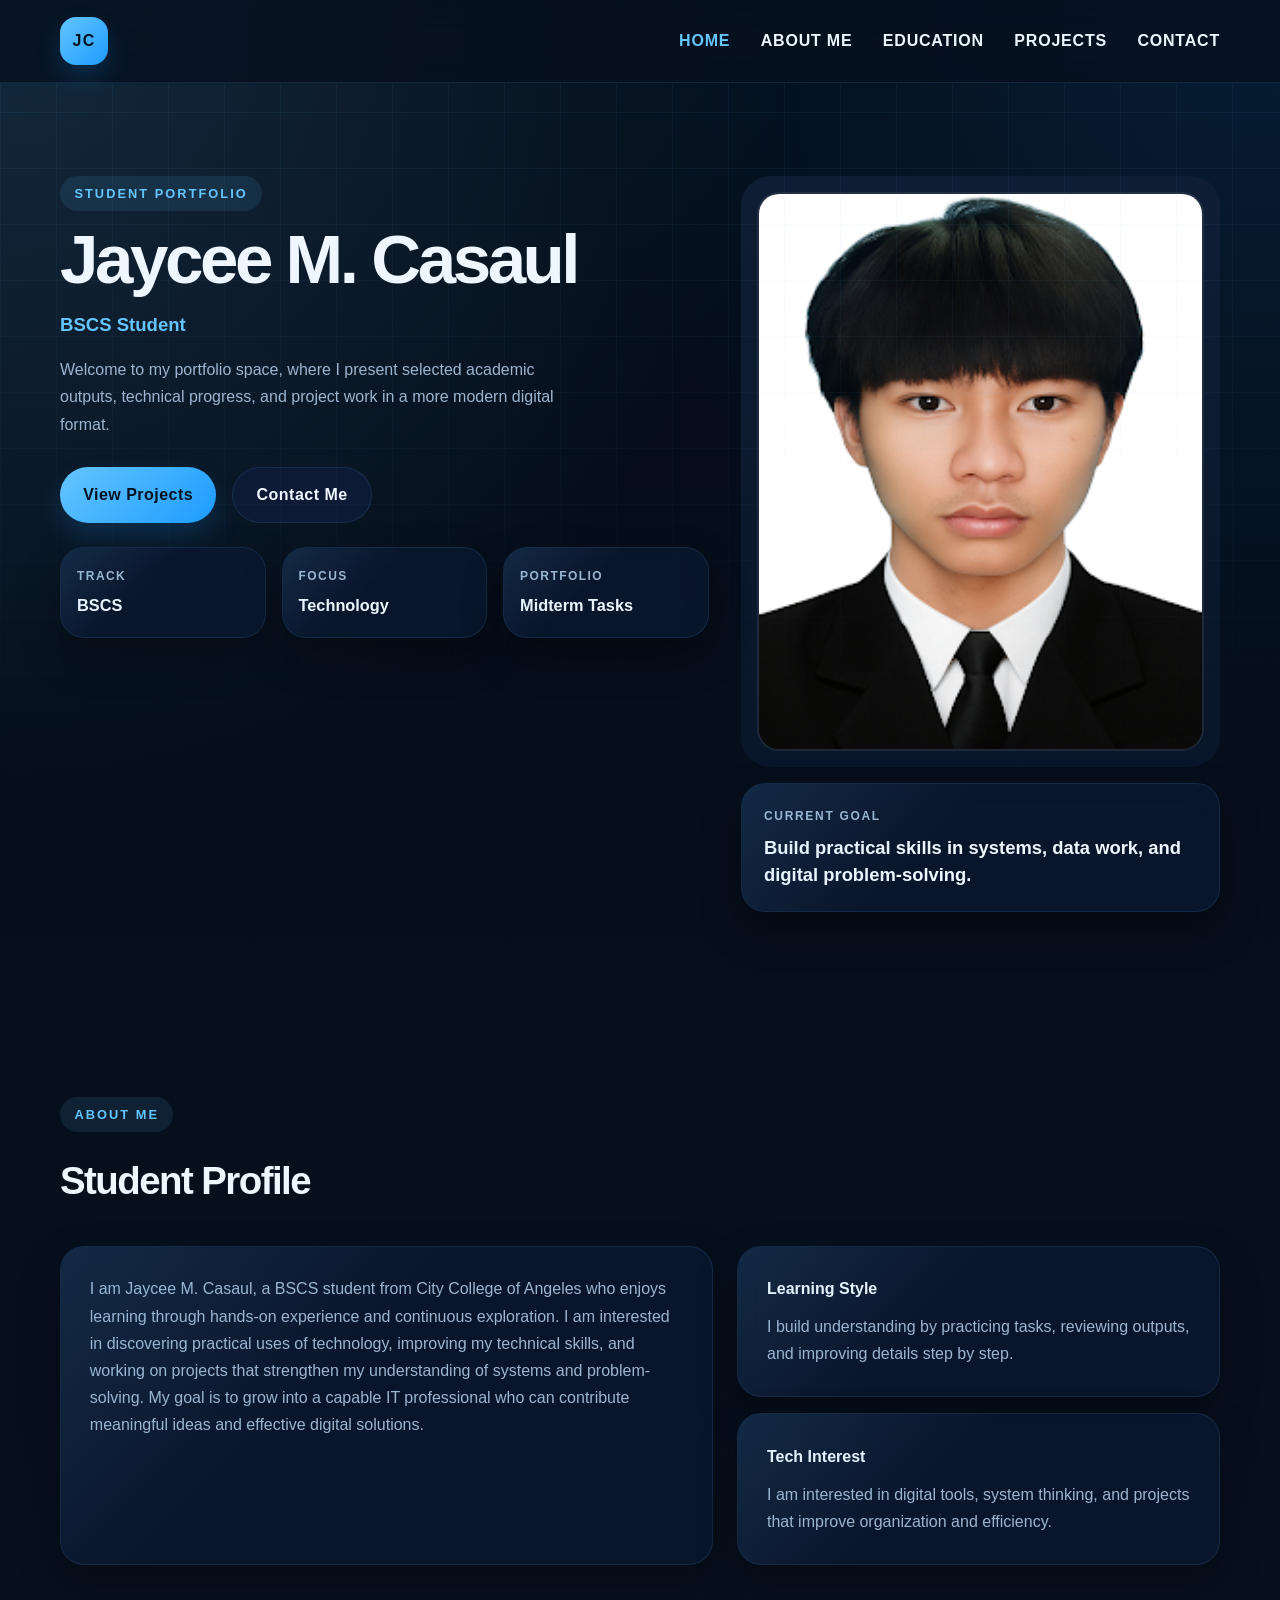
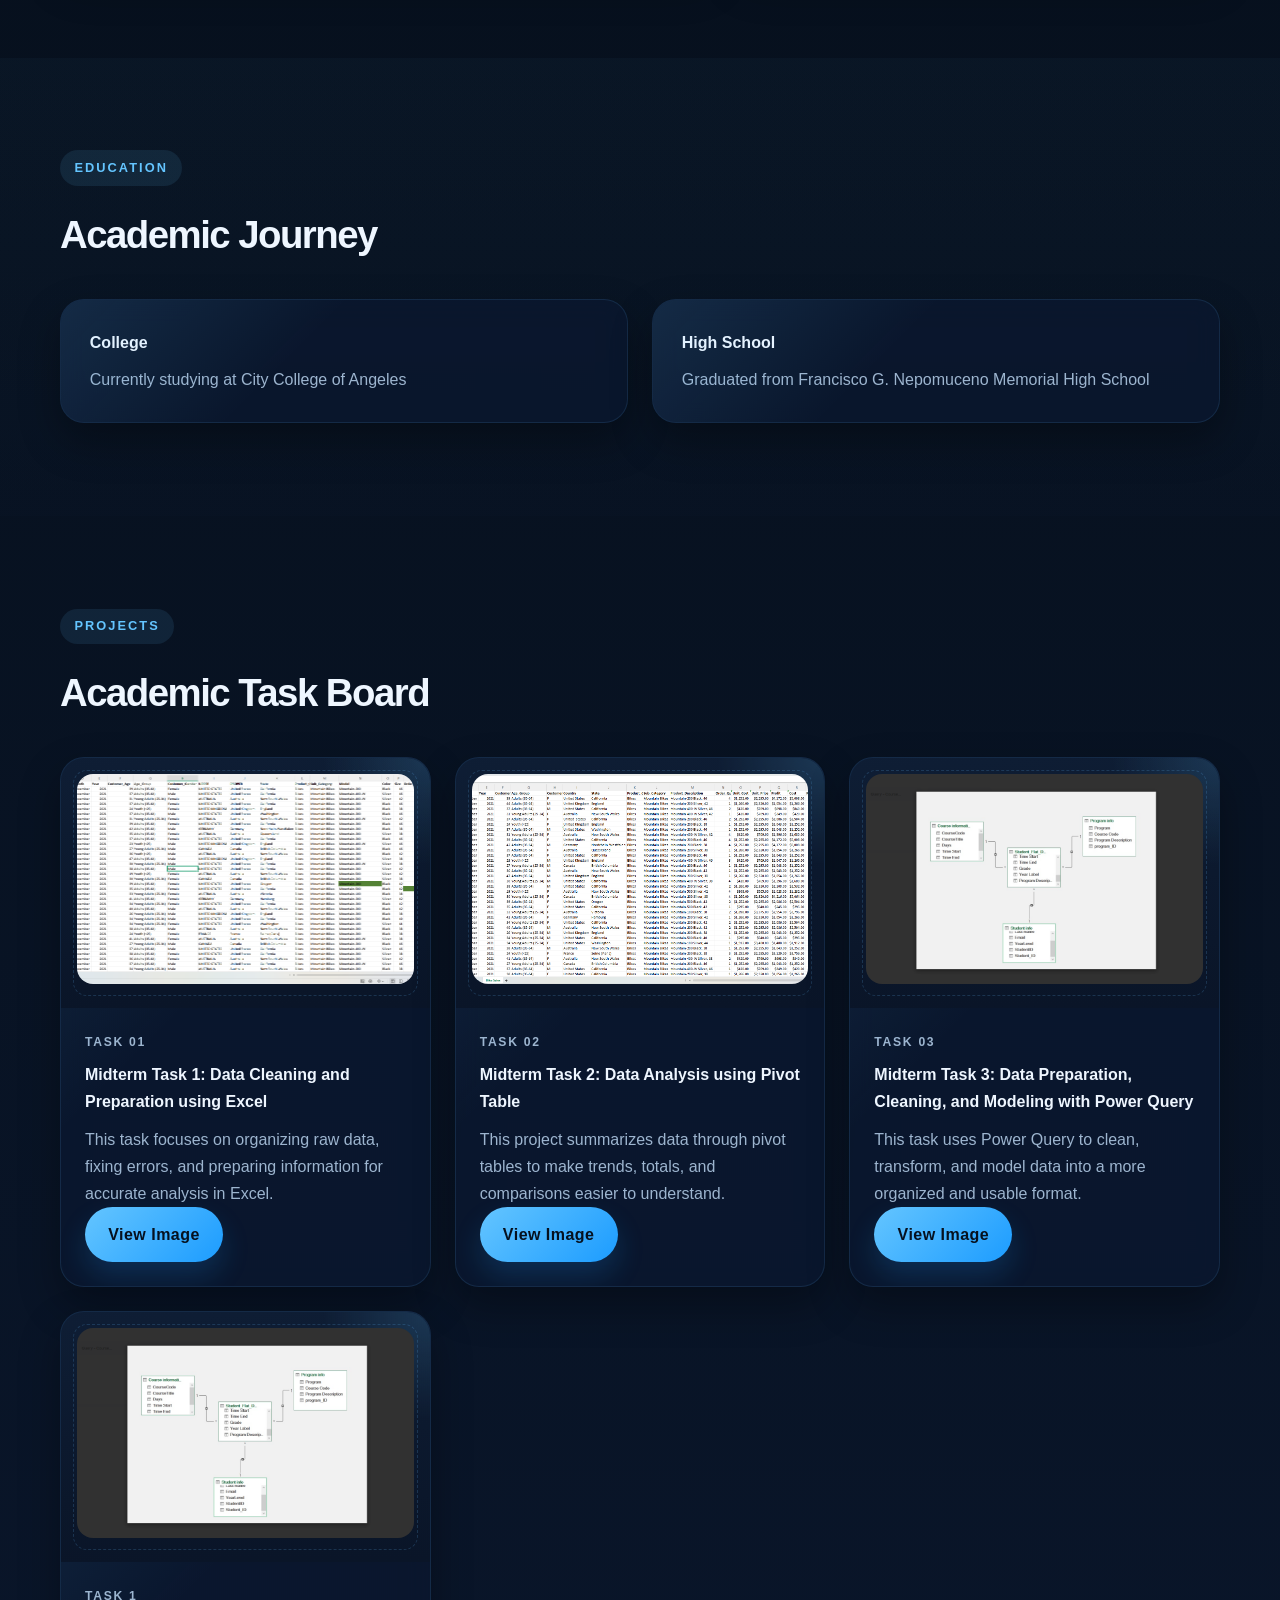
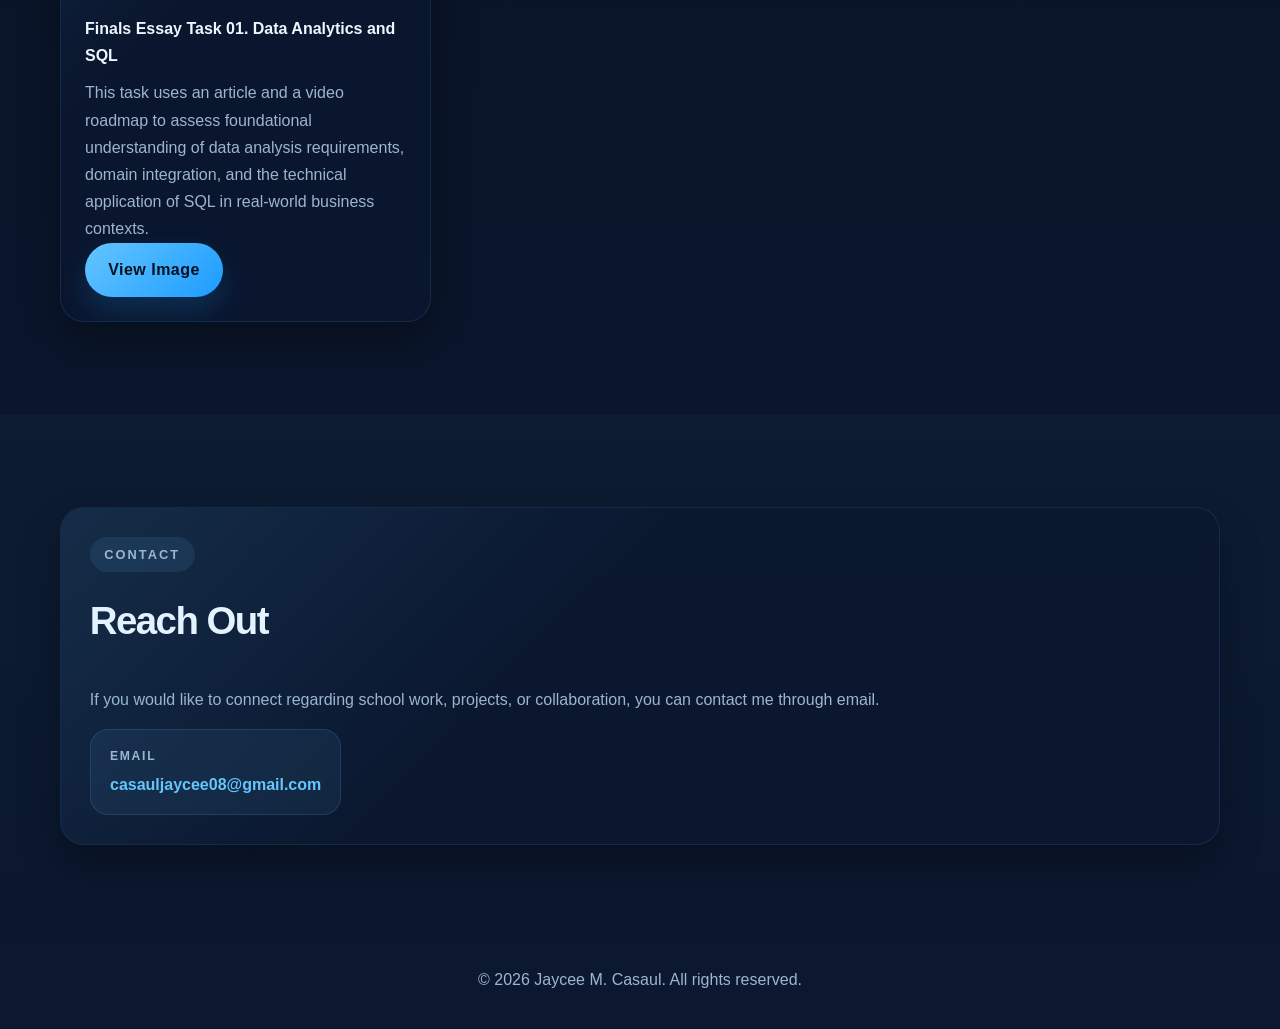
<file: index.html>
<!DOCTYPE html>
<html lang="en">
<head>
  <meta charset="UTF-8">
  <meta name="viewport" content="width=device-width, initial-scale=1.0">
  <title>Jaycee M. Casaul | Student Portfolio</title>
  <link rel="stylesheet" href="style.css">
</head>
<body>
  <header class="site-header">
    <nav class="navbar container">
      <a href="#home" class="brand-mark">JC</a>
      <button class="nav-toggle" id="navToggle" aria-label="Toggle navigation menu" aria-expanded="false">
        <span></span>
        <span></span>
        <span></span>
      </button>

      <ul class="nav-links" id="navMenu">
        <li><a href="#home">Home</a></li>
        <li><a href="#about">About Me</a></li>
        <li><a href="#education">Education</a></li>
        <li><a href="#projects">Projects</a></li>
        <li><a href="#contact">Contact</a></li>
      </ul>
    </nav>
  </header>

  <main>
    <section id="home" class="hero">
      <div class="container hero-content">
        <div class="hero-text">
          <p class="hero-label">Student Portfolio</p>
          <h1>Jaycee M. Casaul</h1>
          <p class="subtitle">BSCS Student</p>
          <p class="welcome-message">
            Welcome to my portfolio space, where I present selected academic outputs, technical progress, and project work in a more modern digital format.
          </p>
          <div class="hero-actions">
            <a href="#projects" class="btn btn-primary">View Projects</a>
            <a href="#contact" class="btn btn-secondary">Contact Me</a>
          </div>
          <div class="hero-metrics">
            <article class="metric-card">
              <span class="metric-label">Track</span>
              <strong>BSCS</strong>
            </article>
            <article class="metric-card">
              <span class="metric-label">Focus</span>
              <strong>Technology</strong>
            </article>
            <article class="metric-card">
              <span class="metric-label">Portfolio</span>
              <strong>Midterm Tasks</strong>
            </article>
          </div>
        </div>

        <div class="hero-side">
          <div class="hero-photo-card">
            <img
              src="GAYSS.jpg"
              alt="Portrait of Jaycee M. Casaul"
              class="hero-photo"
            >
          </div>
          <div class="signal-card">
            <p class="signal-label">Current Goal</p>
            <h2>Build practical skills in systems, data work, and digital problem-solving.</h2>
          </div>
        </div>
      </div>
    </section>

    <section id="about" class="section">
      <div class="container">
        <div class="section-heading">
          <p class="section-tag">About Me</p>
          <h2>Student Profile</h2>
        </div>
        <div class="about-layout">
          <div class="content-panel">
            <p>
            I am Jaycee M. Casaul, a BSCS student from City College of Angeles who enjoys learning through hands-on experience and continuous exploration. I am interested in discovering practical uses of technology, improving my technical skills, and working on projects that strengthen my understanding of systems and problem-solving. My goal is to grow into a capable IT professional who can contribute meaningful ideas and effective digital solutions.
            </p>
          </div>
          <div class="focus-grid">
            <article class="focus-card">
              <h3>Learning Style</h3>
              <p>I build understanding by practicing tasks, reviewing outputs, and improving details step by step.</p>
            </article>
            <article class="focus-card">
              <h3>Tech Interest</h3>
              <p>I am interested in digital tools, system thinking, and projects that improve organization and efficiency.</p>
            </article>
          </div>
        </div>
      </div>
    </section>

    <section id="education" class="section section-alt">
      <div class="container">
        <div class="section-heading">
          <p class="section-tag">Education</p>
          <h2>Academic Journey</h2>
        </div>
        <div class="timeline">
          <article class="timeline-card">
            <h3>College</h3>
            <p>Currently studying at City College of Angeles</p>
          </article>

          <article class="timeline-card">
            <h3>High School</h3>
            <p>Graduated from Francisco G. Nepomuceno Memorial High School</p>
          </article>
        </div>
      </div>
    </section>

    <section id="projects" class="section">
      <div class="container">
        <div class="section-heading">
          <p class="section-tag">Projects</p>
          <h2>Academic Task Board</h2>
        </div>
        <div class="projects-grid">
          <article class="project-card">
            <div class="project-image">
              <img src="images/MidtermTask1.png" alt="Midterm Task 1 Screenshot" class="project-real-image">
            </div>
            <div class="project-content">
              <p class="project-kicker">Task 01</p>
              <h4>Midterm Task 1: Data Cleaning and Preparation using Excel</h4>
              <p>This task focuses on organizing raw data, fixing errors, and preparing information for accurate analysis in Excel.</p>
              <a class="btn btn-card" href="task1.html">View Image</a>
            </div>
          </article>

          <article class="project-card">
            <div class="project-image">
              <img src="images/MidtermTask2.png" alt="Midterm Task 2 Screenshot" class="project-real-image">
            </div>
            <div class="project-content">
              <p class="project-kicker">Task 02</p>
              <h4>Midterm Task 2: Data Analysis using Pivot Table</h4>
              <p>This project summarizes data through pivot tables to make trends, totals, and comparisons easier to understand.</p>
              <a class="btn btn-card" href="task2.html">View Image</a>
            </div>
          </article>

          <article class="project-card">
            <div class="project-image">
              <img src="images/MidtermTask3.png" alt="Midterm Task 3 Screenshot" class="project-real-image">
            </div>
            <div class="project-content">
              <p class="project-kicker">Task 03</p>
              <h4>Midterm Task 3: Data Preparation, Cleaning, and Modeling with Power Query</h4>
              <p>This task uses Power Query to clean, transform, and model data into a more organized and usable format.</p>
              <a class="btn btn-card" href="task3.html">View Image</a>
            </div>
          </article>

           <article class="project-card">
            <div class="project-image">
              <img src="images/MidtermTask3.png" alt="Midterm Task 3 Screenshot" class="project-real-image">
            </div>
            <div class="project-content">
              <p class="project-kicker">Task 1</p>
              <h4>Finals Essay Task 01. Data Analytics and SQL </h4>
              <p>This task uses an article and a video roadmap to assess foundational understanding of data analysis requirements, domain integration, and the technical application of SQL in real-world business contexts.</p>
              <a class="btn btn-card" href="task3.html">View Image</a>
            </div>
          </article>
          
        </div>
      </div>
    </section>

    <section id="contact" class="section section-alt">
      <div class="container contact-layout">
        <div class="contact-copy">
          <div class="section-heading">
            <p class="section-tag">Contact</p>
            <h2>Reach Out</h2>
          </div>
          <p>If you would like to connect regarding school work, projects, or collaboration, you can contact me through email.</p>
          <div class="contact-pill">
            <span>Email</span>
            <strong>casauljaycee08@gmail.com</strong>
          </div>
        </div>
      </div>
    </section>
  </main>

  <footer class="site-footer">
    <div class="container">
      <p>&copy; <span id="year"></span> Jaycee M. Casaul. All rights reserved.</p>
    </div>
  </footer>

  <script src="script.js"></script>
</body>
</html>
</file>
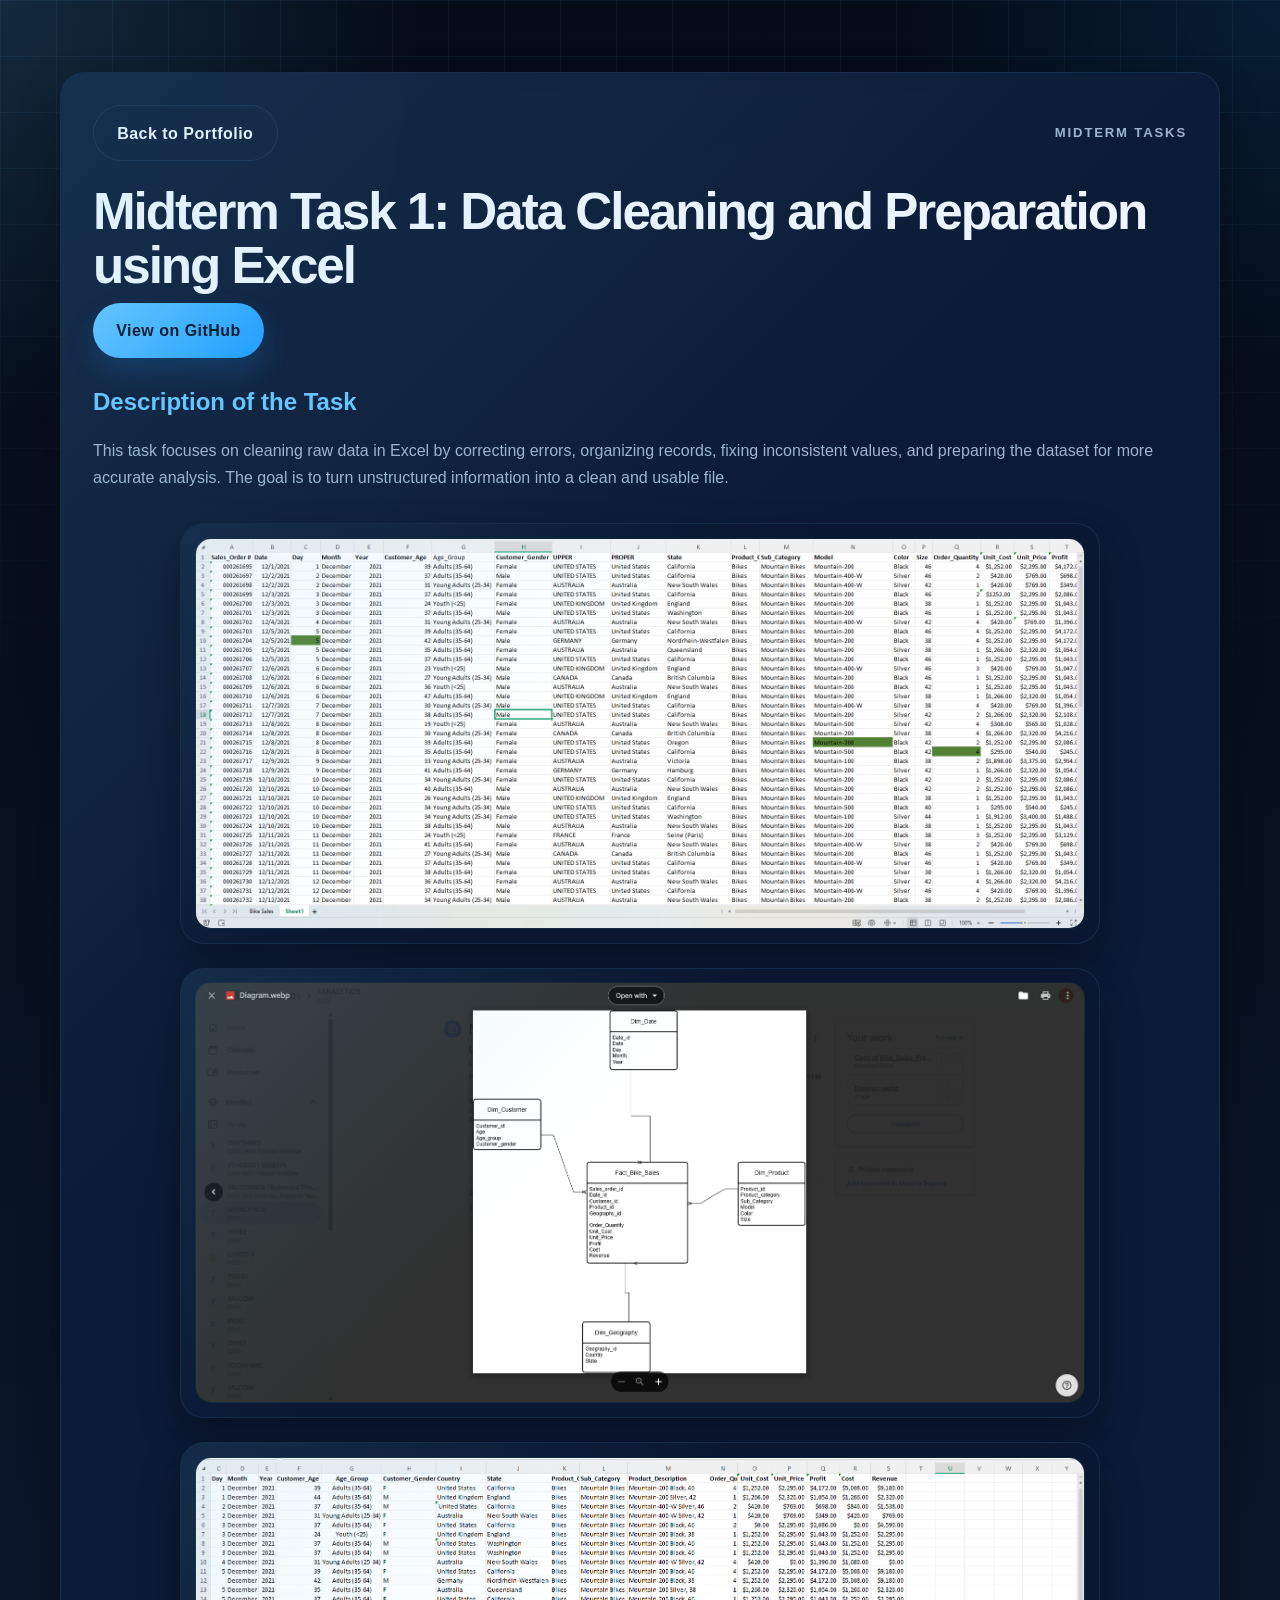
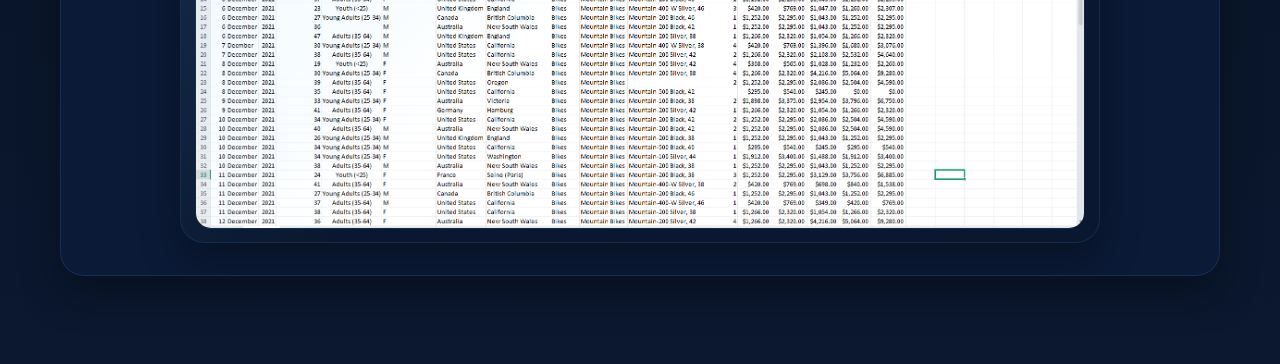
<file: task1.html>
<!DOCTYPE html>
<html lang="en">
<head>
  <meta charset="UTF-8">
  <meta name="viewport" content="width=device-width, initial-scale=1.0">
  <title>Midterm Task 1 | Jaycee M. Casaul</title>
  <link rel="stylesheet" href="style.css">
</head>
<body class="task-page">
  <main class="task-main">
    <div class="container">
      <section class="task-shell">
        <div class="task-topbar">
          <a href="index.html#projects" class="btn btn-secondary">Back to Portfolio</a>
          <p class="task-subtitle">Midterm Tasks</p>
        </div>

        <h1 class="task-title">Midterm Task 1: Data Cleaning and Preparation using Excel</h1>
        <div class="task-actions">
          <a class="btn btn-card" href="https://github.com/usoftt/JCASAUL-PORTFOLIO" target="_blank" rel="noopener noreferrer">
            View on GitHub
          </a>
        </div>

        <div class="task-description">
          <h2>Description of the Task</h2>
          <p>
            This task focuses on cleaning raw data in Excel by correcting errors, organizing records,
            fixing inconsistent values, and preparing the dataset for more accurate analysis. The goal is
            to turn unstructured information into a clean and usable file.
          </p>
        </div>

        <div class="task-gallery">
          <div class="task-gallery-grid">
            <figure class="task-image-frame">
              <img src="images/MidtermTask1.png" alt="Midterm Task 1 screenshot 1">
            </figure>
            <figure class="task-image-frame">
              <img src="images/MidtermTask1(1).png" alt="Midterm Task 1 screenshot 2">
            </figure>
            <figure class="task-image-frame">
              <img src="images/MidtermTask1(2).png" alt="Midterm Task 1 screenshot 3">
            </figure>
          </div>
        </div>
      </section>
    </div>
  </main>
</body>
</html>
</file>
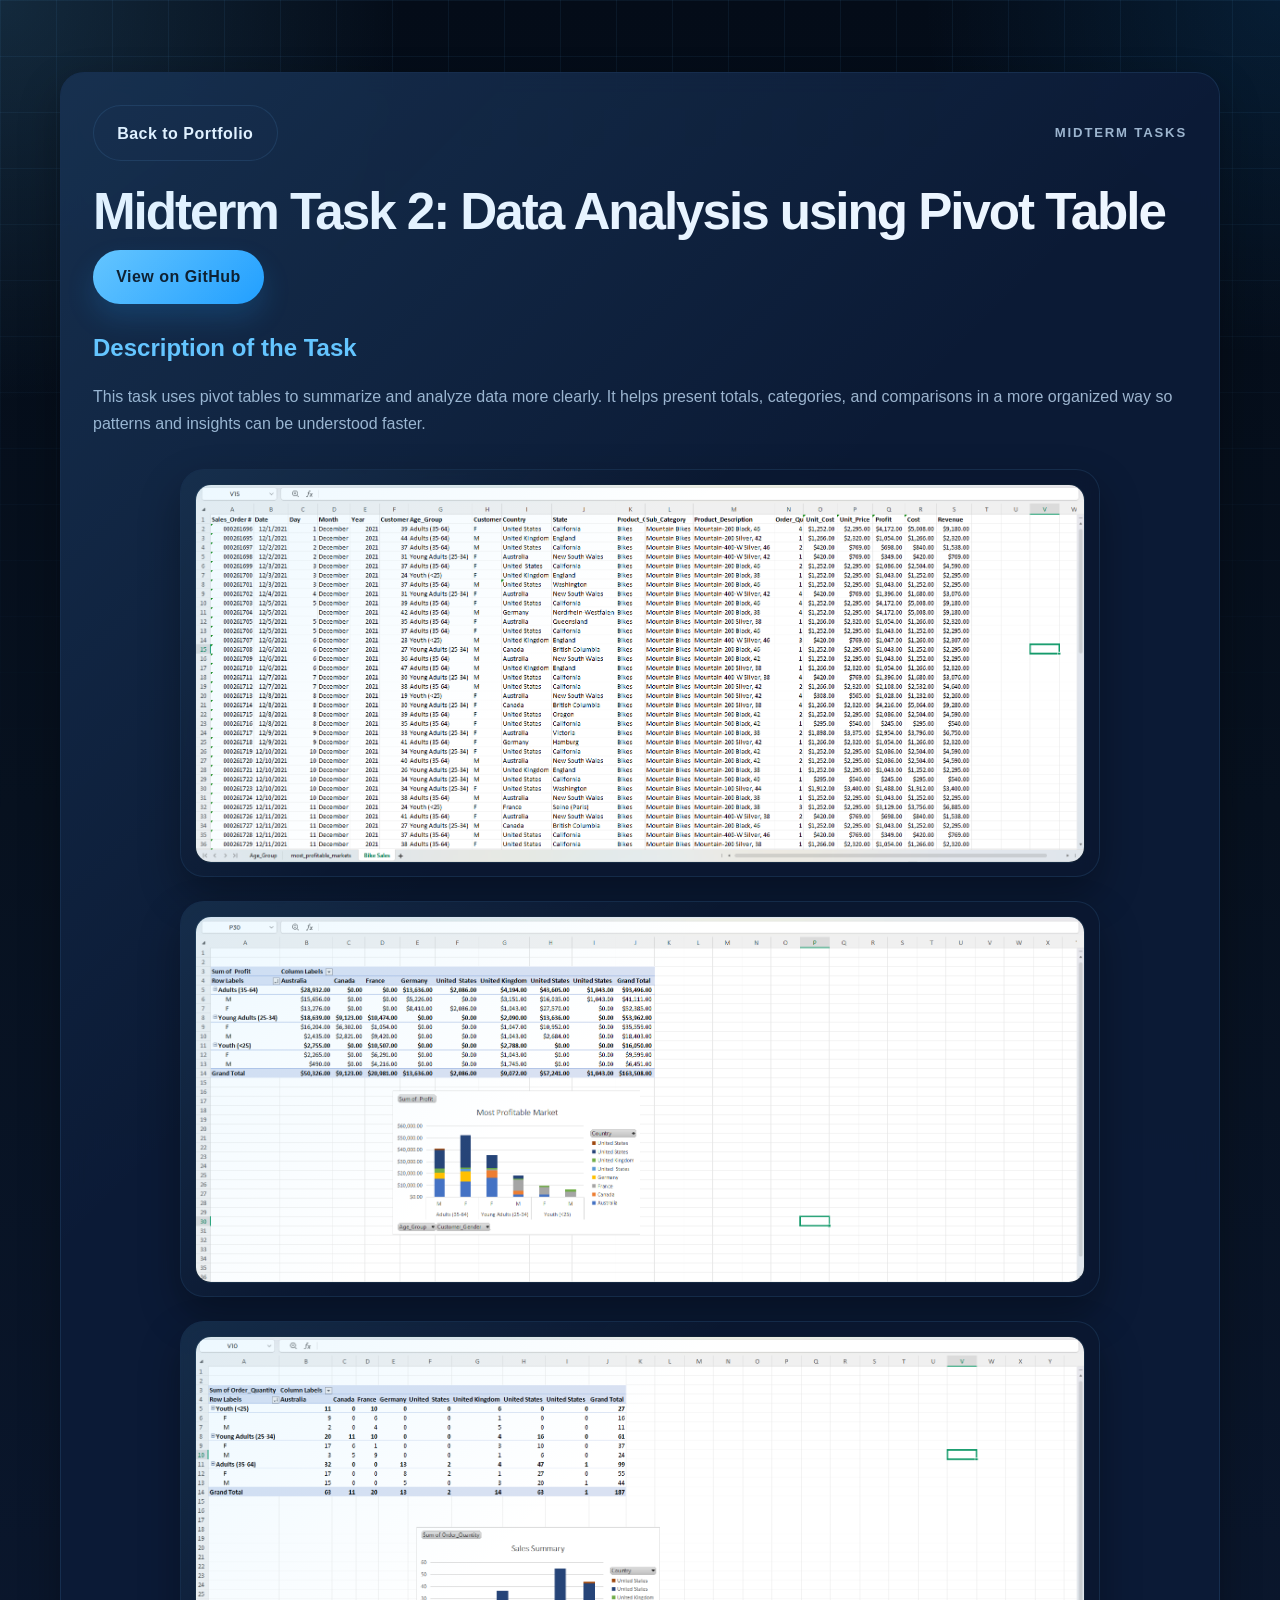
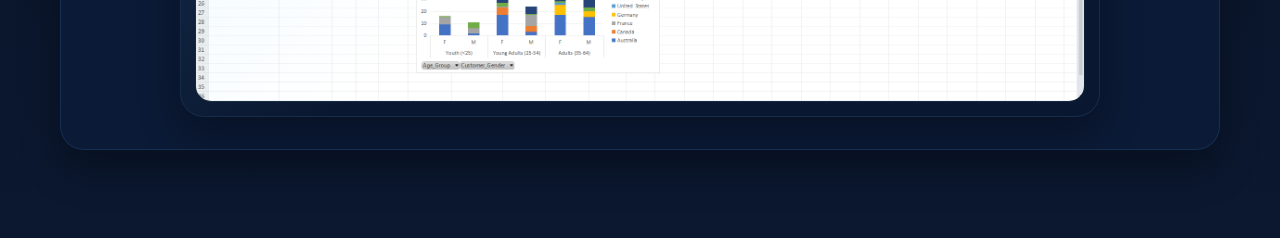
<file: task2.html>
<!DOCTYPE html>
<html lang="en">
<head>
  <meta charset="UTF-8">
  <meta name="viewport" content="width=device-width, initial-scale=1.0">
  <title>Midterm Task 2 | Jaycee M. Casaul</title>
  <link rel="stylesheet" href="style.css">
</head>
<body class="task-page">
  <main class="task-main">
    <div class="container">
      <section class="task-shell">
        <div class="task-topbar">
          <a href="index.html#projects" class="btn btn-secondary">Back to Portfolio</a>
          <p class="task-subtitle">Midterm Tasks</p>
        </div>

        <h1 class="task-title">Midterm Task 2: Data Analysis using Pivot Table</h1>
        <div class="task-actions">
          <a class="btn btn-card" href="https://github.com/usoftt/JCASAUL-PORTFOLIO" target="_blank" rel="noopener noreferrer">
            View on GitHub
          </a>
        </div>

        <div class="task-description">
          <h2>Description of the Task</h2>
          <p>
            This task uses pivot tables to summarize and analyze data more clearly. It helps present totals,
            categories, and comparisons in a more organized way so patterns and insights can be understood faster.
          </p>
        </div>

        <div class="task-gallery">
          <div class="task-gallery-grid">
            <figure class="task-image-frame">
              <img src="images/MidtermTask2.png" alt="Midterm Task 2 screenshot 1">
            </figure>
            <figure class="task-image-frame">
              <img src="images/MidermTask2(1).png" alt="Midterm Task 2 screenshot 2">
            </figure>
            <figure class="task-image-frame">
              <img src="images/MidtermTask2(2).png" alt="Midterm Task 2 screenshot 3">
            </figure>
          </div>
        </div>
      </section>
    </div>
  </main>
</body>
</html>
</file>
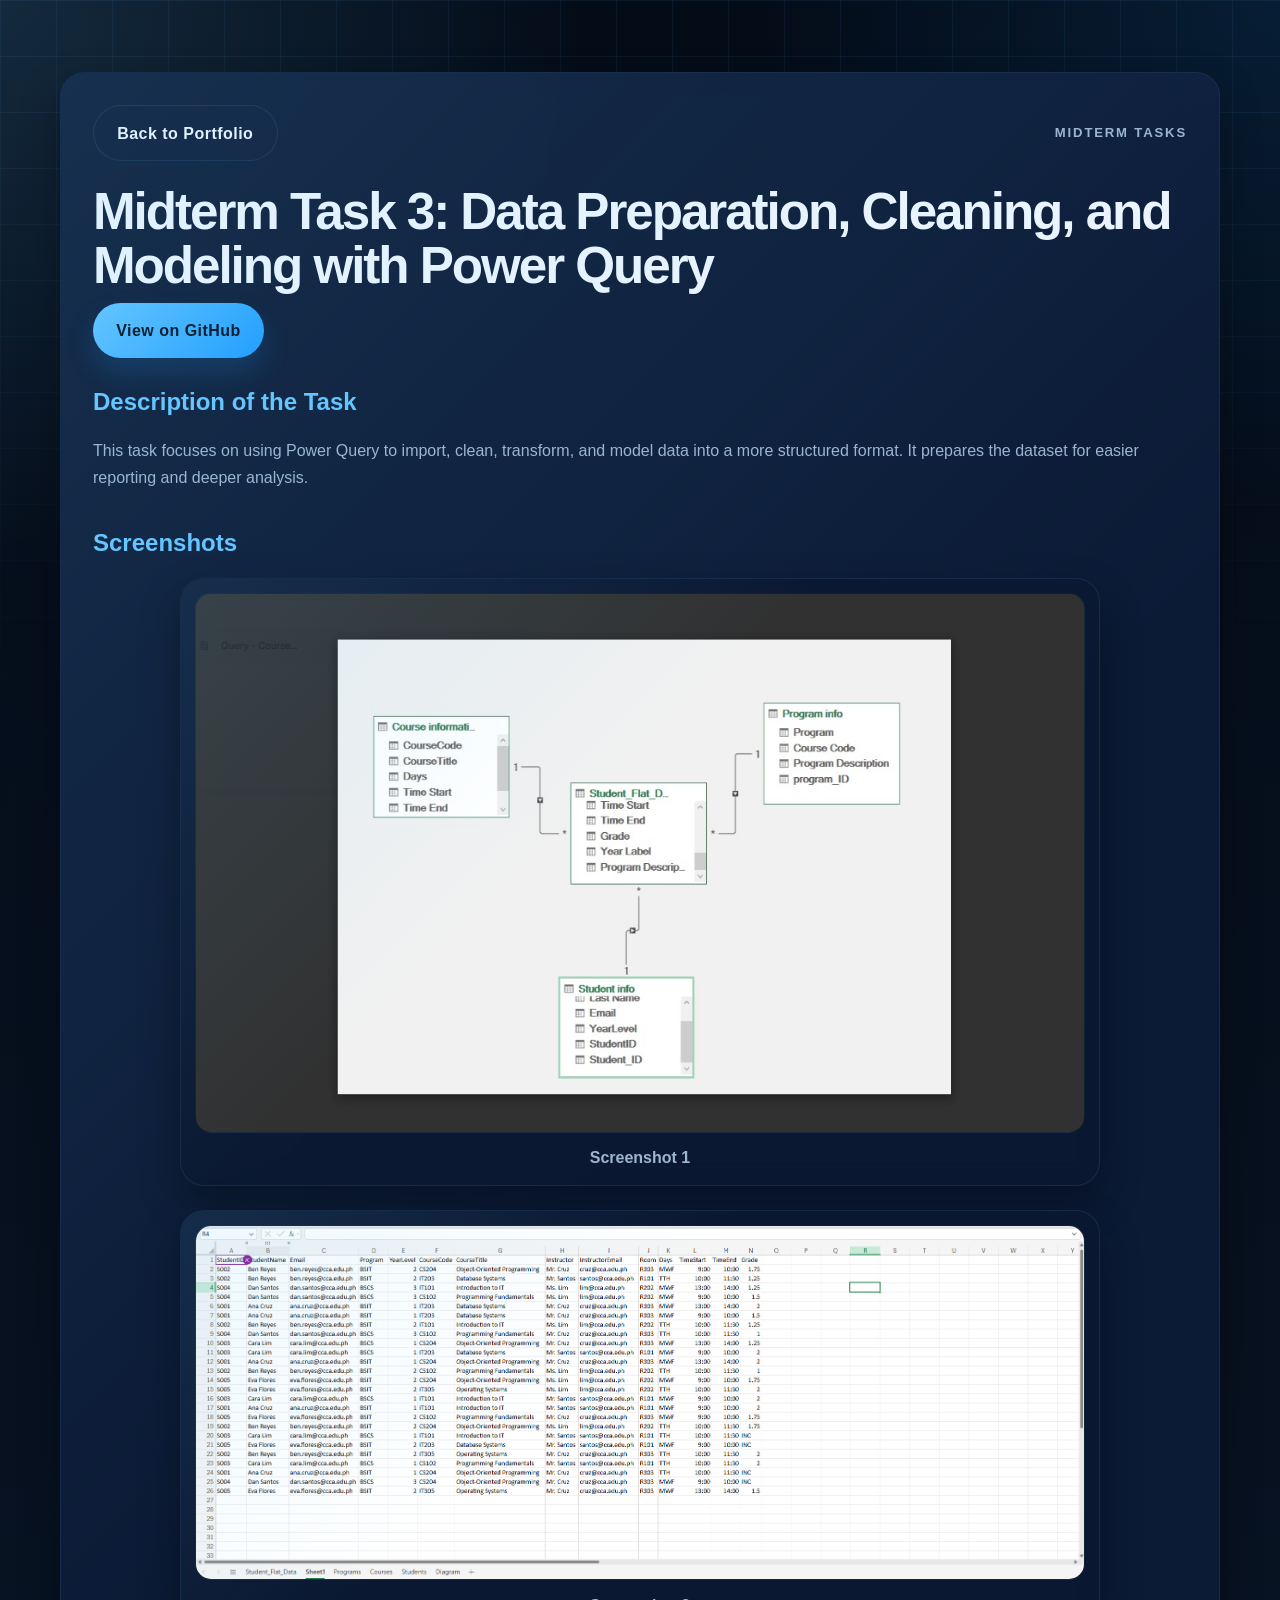
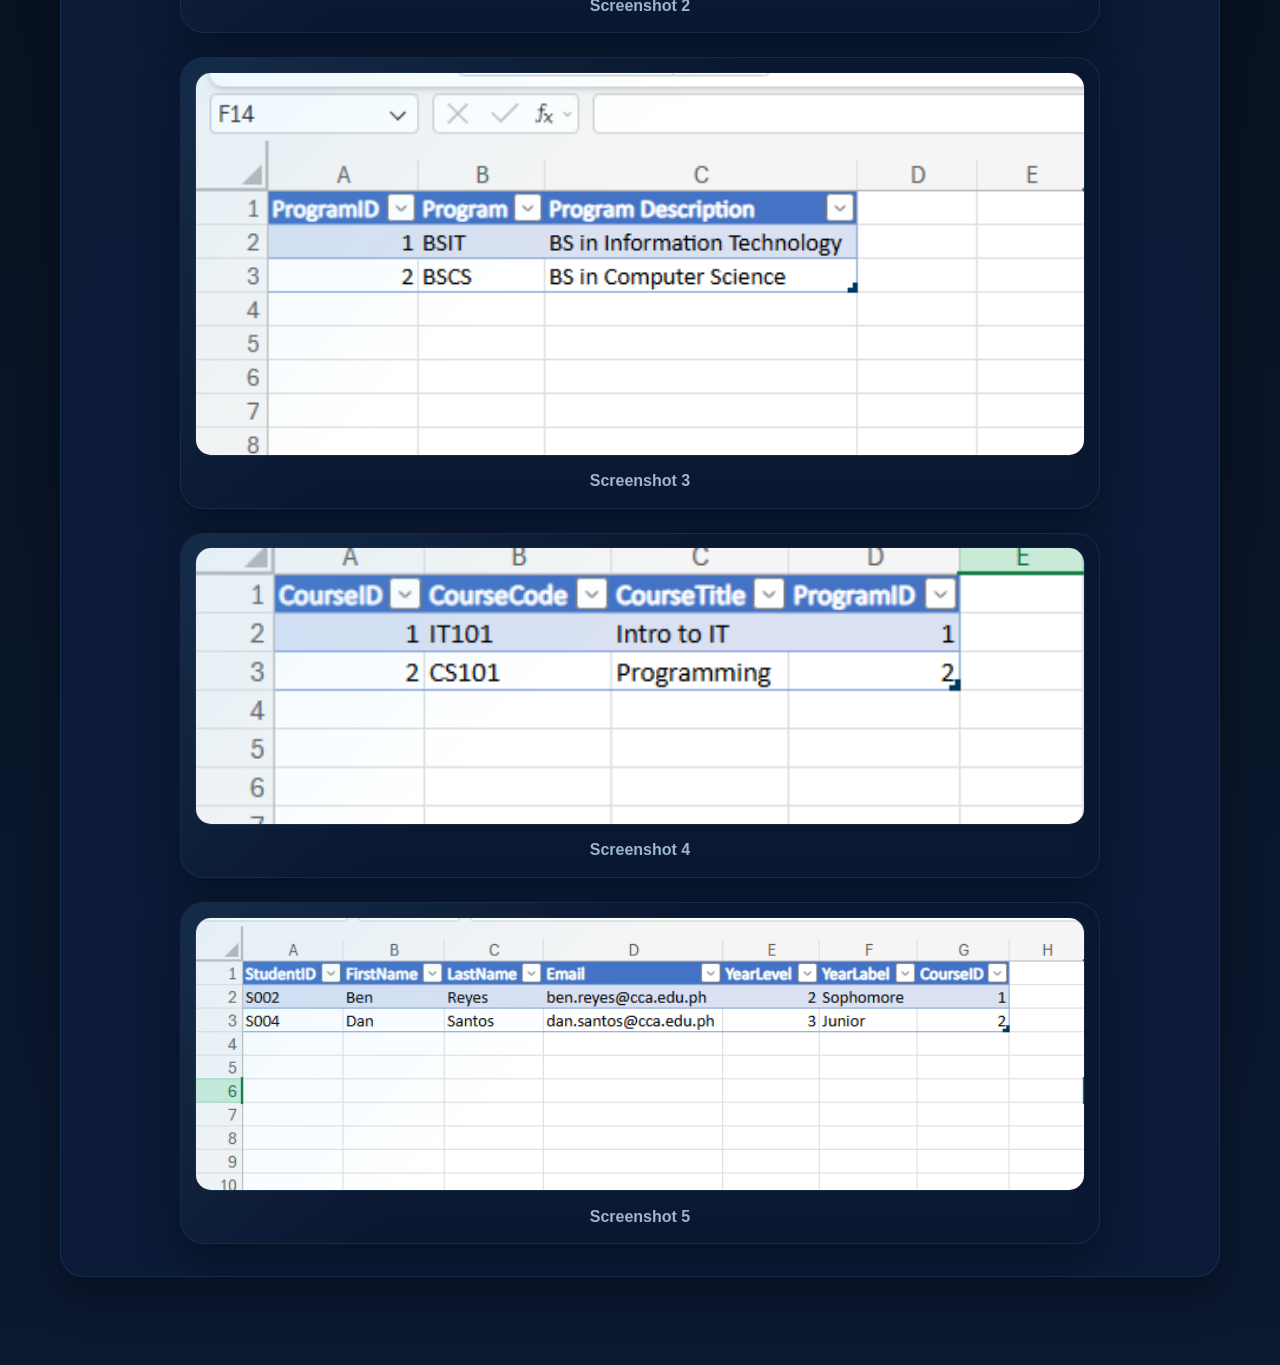
<file: task3.html>
<!DOCTYPE html>
<html lang="en">
<head>
  <meta charset="UTF-8">
  <meta name="viewport" content="width=device-width, initial-scale=1.0">
  <title>Midterm Task 3 | Jaycee M. Casaul</title>
  <link rel="stylesheet" href="style.css">
</head>
<body class="task-page">
  <main class="task-main">
    <div class="container">
      <section class="task-shell">
        <div class="task-topbar">
          <a href="index.html#projects" class="btn btn-secondary">Back to Portfolio</a>
          <p class="task-subtitle">Midterm Tasks</p>
        </div>

        <h1 class="task-title">Midterm Task 3: Data Preparation, Cleaning, and Modeling with Power Query</h1>
        <div class="task-actions">
          <a class="btn btn-card" href="https://github.com/usoftt/JCASAUL-PORTFOLIO" target="_blank" rel="noopener noreferrer">
            View on GitHub
          </a>
        </div>

        <div class="task-description">
          <h2>Description of the Task</h2>
          <p>
            This task focuses on using Power Query to import, clean, transform, and model data into a more
            structured format. It prepares the dataset for easier reporting and deeper analysis.
          </p>
        </div>

        <div class="task-gallery">
          <h2>Screenshots</h2>
          <div class="task-gallery-grid">
            <figure class="task-image-frame">
              <img src="images/MidtermTask3.png" alt="Midterm Task 3 screenshot 1">
              <figcaption>Screenshot 1</figcaption>
            </figure>
            <figure class="task-image-frame">
              <img src="images/MidtermTask3(1).png" alt="Midterm Task 3 screenshot 2">
              <figcaption>Screenshot 2</figcaption>
            </figure>
            <figure class="task-image-frame">
              <img src="images/MidtermTask3(2).png" alt="Midterm Task 3 screenshot 3">
              <figcaption>Screenshot 3</figcaption>
            </figure>
            <figure class="task-image-frame">
              <img src="images/MidtermTask3(3).png" alt="Midterm Task 3 screenshot 4">
              <figcaption>Screenshot 4</figcaption>
            </figure>
            <figure class="task-image-frame">
              <img src="images/MidtermTask3(4).png" alt="Midterm Task 3 screenshot 5">
              <figcaption>Screenshot 5</figcaption>
            </figure>
          </div>
        </div>
      </section>
    </div>
  </main>
</body>
</html>
</file>
<file: style.css>
:root {
  --bg-main: #07111f;
  --bg-alt: #0b1830;
  --panel: rgba(11, 24, 48, 0.78);
  --panel-strong: rgba(13, 28, 56, 0.92);
  --line: rgba(99, 188, 255, 0.1);
  --line-strong: rgba(99, 188, 255, 0.22);
  --text-main: #eef6ff;
  --text-soft: #9db5cf;
  --accent: #64c5ff;
  --accent-deep: #1c9cff;
  --accent-soft: #0f2849;
  --glow: 0 18px 42px rgba(0, 0, 0, 0.32);
  --radius-xl: 30px;
  --radius-lg: 24px;
  --radius-md: 18px;
  --radius-sm: 12px;
  --container: 1160px;
}

* {
  box-sizing: border-box;
  margin: 0;
  padding: 0;
}

html {
  scroll-behavior: smooth;
}

body {
  font-family: "Segoe UI", Tahoma, Geneva, Verdana, sans-serif;
  color: var(--text-main);
  line-height: 1.7;
  background:
    radial-gradient(circle at top left, rgba(100, 197, 255, 0.16), transparent 18%),
    radial-gradient(circle at top right, rgba(28, 156, 255, 0.12), transparent 16%),
    linear-gradient(180deg, #040c18 0%, var(--bg-main) 44%, var(--bg-alt) 100%);
}

body::before {
  content: "";
  position: fixed;
  inset: 0;
  pointer-events: none;
  background-image:
    linear-gradient(var(--line) 1px, transparent 1px),
    linear-gradient(90deg, var(--line) 1px, transparent 1px);
  background-size: 56px 56px;
  mask-image: linear-gradient(180deg, rgba(0, 0, 0, 0.7), transparent 92%);
}

a {
  color: inherit;
  text-decoration: none;
}

button {
  font: inherit;
}

.container {
  width: min(100% - 2rem, var(--container));
  margin: 0 auto;
}

.site-header {
  position: sticky;
  top: 0;
  z-index: 1000;
  background: rgba(7, 17, 31, 0.82);
  backdrop-filter: blur(18px);
  border-bottom: 1px solid rgba(99, 188, 255, 0.12);
}

.navbar {
  min-height: 82px;
  display: flex;
  align-items: center;
  justify-content: space-between;
  gap: 1rem;
}

.brand-mark {
  width: 48px;
  height: 48px;
  display: grid;
  place-items: center;
  border-radius: 16px;
  background: linear-gradient(135deg, var(--accent), var(--accent-deep));
  color: #04111f;
  font-weight: 900;
  letter-spacing: 0.08em;
  box-shadow: 0 12px 24px rgba(28, 156, 255, 0.18);
}

.nav-links {
  display: flex;
  align-items: center;
  gap: 1.9rem;
  list-style: none;
}

.nav-links a {
  color: var(--text-main);
  font-size: 1rem;
  font-weight: 800;
  letter-spacing: 0.05em;
  text-transform: uppercase;
  transition: color 0.25s ease, transform 0.25s ease;
}

.nav-links a:hover,
.nav-links a.active {
  color: var(--accent);
  transform: translateY(-1px);
}

.nav-toggle {
  display: none;
  width: 48px;
  height: 48px;
  border: 1px solid rgba(99, 188, 255, 0.16);
  border-radius: 14px;
  background: rgba(12, 24, 43, 0.9);
  cursor: pointer;
}

.nav-toggle span {
  display: block;
  width: 22px;
  height: 2px;
  margin: 5px auto;
  background: var(--text-main);
}

.hero,
.section {
  padding: 5.8rem 0;
}

.hero-content {
  display: grid;
  grid-template-columns: 1.15fr 0.85fr;
  gap: 2rem;
  align-items: start;
}

.hero-label,
.section-tag {
  display: inline-block;
  margin-bottom: 1rem;
  padding: 0.42rem 0.9rem;
  border-radius: 999px;
  background: rgba(100, 197, 255, 0.1);
  color: var(--accent);
  font-size: 0.8rem;
  font-weight: 900;
  letter-spacing: 0.16em;
  text-transform: uppercase;
}

.hero h1 {
  font-size: clamp(3rem, 5.4vw, 5.1rem);
  line-height: 0.95;
  margin-bottom: 1rem;
  letter-spacing: -0.05em;
}

.subtitle {
  margin-bottom: 1rem;
  font-size: 1.16rem;
  font-weight: 700;
  color: var(--accent);
}

.welcome-message {
  max-width: 60ch;
  margin-bottom: 1.8rem;
  color: var(--text-soft);
}

.hero-actions {
  display: flex;
  flex-wrap: wrap;
  gap: 1rem;
  margin-bottom: 1.5rem;
}

.hero-metrics {
  display: grid;
  grid-template-columns: repeat(3, minmax(0, 1fr));
  gap: 1rem;
}

.metric-card,
.signal-card,
.content-panel,
.focus-card,
.timeline-card,
.project-card,
.contact-copy,
.task-shell,
.task-image-frame {
  background: var(--panel);
  border: 1px solid rgba(99, 188, 255, 0.12);
  border-radius: var(--radius-lg);
  box-shadow: var(--glow);
  backdrop-filter: blur(12px);
  position: relative;
  overflow: hidden;
}

.metric-card::before,
.signal-card::before,
.content-panel::before,
.focus-card::before,
.timeline-card::before,
.project-card::before,
.contact-copy::before,
.task-shell::before,
.task-image-frame::before {
  content: "";
  position: absolute;
  inset: 0;
  pointer-events: none;
  background: linear-gradient(135deg, rgba(100, 197, 255, 0.12), transparent 42%);
}

.metric-card {
  padding: 1.1rem 1rem;
}

.metric-label {
  display: block;
  margin-bottom: 0.35rem;
  color: var(--text-soft);
  font-size: 0.75rem;
  font-weight: 800;
  letter-spacing: 0.12em;
  text-transform: uppercase;
}

.metric-card strong {
  font-size: 1.02rem;
}

.hero-side {
  display: grid;
  gap: 1rem;
}

.hero-photo-card {
  padding: 1rem;
  border-radius: var(--radius-xl);
  background: linear-gradient(180deg, rgba(16, 31, 54, 0.9), rgba(10, 22, 42, 0.92));
}

.hero-photo {
  display: block;
  width: 100%;
  aspect-ratio: 4 / 5;
  object-fit: cover;
  border-radius: 22px;
  border: 2px solid rgba(255, 255, 255, 0.08);
}

.signal-card {
  padding: 1.4rem;
}

.signal-label {
  margin-bottom: 0.5rem;
  color: var(--text-soft);
  font-size: 0.75rem;
  font-weight: 900;
  letter-spacing: 0.14em;
  text-transform: uppercase;
}

.signal-card h2 {
  font-size: 1.15rem;
  line-height: 1.45;
}

.section-heading {
  margin-bottom: 2rem;
}

.section-heading h2 {
  font-size: clamp(2rem, 3vw, 3.2rem);
  letter-spacing: -0.04em;
}

.about-layout {
  display: grid;
  grid-template-columns: 1.15fr 0.85fr;
  gap: 1.5rem;
}

.content-panel,
.focus-card,
.timeline-card,
.contact-copy {
  padding: 1.8rem;
}

.content-panel p,
.focus-card p,
.timeline-card p,
.project-content p,
.contact-copy p,
.task-shell p,
.task-image-frame figcaption {
  color: var(--text-soft);
}

.focus-grid {
  display: grid;
  gap: 1rem;
}

.focus-card h3,
.timeline-card h3,
.contact-copy h2,
.project-content h4,
.task-title {
  margin-bottom: 0.65rem;
}

.focus-card h3,
.timeline-card h3 {
  font-size: 1rem;
}

.section-alt {
  background: linear-gradient(180deg, rgba(100, 197, 255, 0.03), rgba(10, 22, 42, 0.2));
}

.timeline {
  display: grid;
  grid-template-columns: repeat(2, minmax(0, 1fr));
  gap: 1.5rem;
}

.projects-grid {
  display: grid;
  grid-template-columns: repeat(3, minmax(0, 1fr));
  gap: 1.5rem;
}

.project-card {
  transition: transform 0.28s ease, box-shadow 0.28s ease, border-color 0.28s ease;
}

.project-card:hover,
.content-panel:hover,
.focus-card:hover,
.timeline-card:hover,
.contact-copy:hover,
.task-image-frame:hover {
  transform: translateY(-8px);
  border-color: var(--line-strong);
  box-shadow: 0 22px 48px rgba(0, 0, 0, 0.3);
}

.project-image {
  min-height: 210px;
  padding: 1rem;
  background:
    radial-gradient(circle at top right, rgba(100, 197, 255, 0.16), transparent 24%),
    linear-gradient(180deg, rgba(14, 29, 52, 0.95), rgba(10, 21, 40, 0.98));
  position: relative;
}

.project-image::before {
  content: "";
  position: absolute;
  inset: 12px;
  border: 1px dashed rgba(99, 188, 255, 0.18);
  border-radius: 14px;
  pointer-events: none;
}

.project-real-image {
  width: 100%;
  height: 100%;
  min-height: 210px;
  object-fit: cover;
  border-radius: 16px;
  position: relative;
  z-index: 1;
}

.project-content {
  padding: 1.5rem;
}

.project-kicker {
  margin-bottom: 0.5rem;
  color: var(--accent);
  font-size: 0.76rem;
  font-weight: 900;
  letter-spacing: 0.14em;
  text-transform: uppercase;
}

.contact-layout {
  display: grid;
  grid-template-columns: 1fr;
}

.contact-pill {
  display: inline-flex;
  flex-direction: column;
  gap: 0.25rem;
  margin-top: 1rem;
  padding: 1rem 1.2rem;
  border-radius: 18px;
  background: rgba(100, 197, 255, 0.08);
  border: 1px solid rgba(99, 188, 255, 0.14);
}

.contact-pill span {
  color: var(--text-soft);
  font-size: 0.76rem;
  font-weight: 900;
  letter-spacing: 0.14em;
  text-transform: uppercase;
}

.contact-pill strong {
  color: var(--accent);
}

.btn {
  display: inline-flex;
  align-items: center;
  justify-content: center;
  min-height: 48px;
  padding: 0.85rem 1.45rem;
  border: none;
  border-radius: 999px;
  font-weight: 800;
  letter-spacing: 0.03em;
  cursor: pointer;
  transition: transform 0.25s ease, box-shadow 0.25s ease, filter 0.25s ease;
}

.btn:hover {
  transform: translateY(-2px);
}

.btn-primary,
.btn-card {
  background: linear-gradient(135deg, var(--accent), var(--accent-deep));
  color: #06111f;
  box-shadow: 0 14px 28px rgba(28, 156, 255, 0.18);
}

.btn-primary:hover,
.btn-card:hover {
  box-shadow: 0 18px 30px rgba(28, 156, 255, 0.24);
}

.btn-secondary {
  background: rgba(13, 28, 56, 0.88);
  color: var(--text-main);
  border: 1px solid rgba(99, 188, 255, 0.12);
}

.task-page {
  min-height: 100vh;
}

.task-main {
  padding: 4.5rem 0 5.5rem;
}

.task-shell {
  padding: 2rem;
  background: var(--panel-strong);
}

.task-topbar {
  display: flex;
  justify-content: space-between;
  align-items: center;
  gap: 1rem;
  margin-bottom: 1.5rem;
}

.task-title {
  font-size: clamp(2rem, 4vw, 3.3rem);
  line-height: 1.05;
  letter-spacing: -0.04em;
}

.task-subtitle {
  color: var(--accent);
  font-size: 0.82rem;
  font-weight: 900;
  letter-spacing: 0.14em;
  text-transform: uppercase;
}

.task-description {
  margin: 1.5rem 0 2rem;
}

.task-actions {
  margin-bottom: 1.4rem;
}

.task-description h2,
.task-gallery h2 {
  margin-bottom: 0.9rem;
  color: var(--accent);
}

.task-gallery-grid {
  display: grid;
  gap: 1.5rem;
  justify-items: center;
}

.task-image-frame {
  width: min(100%, 920px);
  padding: 0.85rem;
}

.task-image-frame img {
  display: block;
  width: 100%;
  max-height: 72vh;
  height: auto;
  object-fit: contain;
  border-radius: 16px;
  background: linear-gradient(180deg, rgba(15, 30, 52, 0.96), rgba(9, 18, 34, 0.98));
  border: 1px solid rgba(99, 188, 255, 0.08);
}

.task-image-frame figcaption {
  margin-top: 0.7rem;
  text-align: center;
  font-weight: 700;
}

.task-placeholder {
  min-height: 320px;
  display: grid;
  place-items: center;
  padding: 2rem;
  border-radius: var(--radius-md);
  background: linear-gradient(180deg, rgba(14, 29, 52, 0.95), rgba(10, 21, 40, 0.98));
  border: 1px solid rgba(99, 188, 255, 0.14);
  color: var(--accent);
  text-align: center;
  font-weight: 700;
}

.site-footer {
  padding: 1.8rem 0 2.2rem;
  text-align: center;
  color: var(--text-soft);
}

@media (max-width: 980px) {
  .hero-content,
  .about-layout,
  .projects-grid,
  .timeline {
    grid-template-columns: repeat(2, minmax(0, 1fr));
  }

  .hero-metrics {
    grid-template-columns: 1fr;
  }
}

@media (max-width: 768px) {
  .nav-toggle {
    display: inline-block;
  }

  .navbar {
    position: relative;
  }

  .nav-links {
    position: absolute;
    top: calc(100% + 0.75rem);
    left: 0;
    right: 0;
    display: grid;
    gap: 0.35rem;
    padding: 1rem;
    background: rgba(9, 18, 34, 0.97);
    border: 1px solid rgba(99, 188, 255, 0.14);
    border-radius: var(--radius-md);
    opacity: 0;
    pointer-events: none;
    transform: translateY(-8px);
    transition: opacity 0.25s ease, transform 0.25s ease;
    box-shadow: var(--glow);
  }

  .nav-links.open {
    opacity: 1;
    pointer-events: auto;
    transform: translateY(0);
  }

  .hero,
  .section {
    padding: 4rem 0;
  }

  .hero-content,
  .about-layout,
  .timeline,
  .projects-grid,
  .contact-layout {
    grid-template-columns: 1fr;
  }

  .task-topbar {
    flex-direction: column;
    align-items: flex-start;
  }
}

@media (max-width: 540px) {
  .container {
    width: min(100% - 1.25rem, var(--container));
  }

  .hero-photo-card,
  .content-panel,
  .focus-card,
  .timeline-card,
  .project-content,
  .contact-copy,
  .task-shell {
    padding: 1.35rem;
  }

  .brand-mark {
    display: none;
  }

  .hero-metrics {
    gap: 0.8rem;
  }

  .project-image,
  .project-real-image {
    min-height: 180px;
  }
}
</file>
